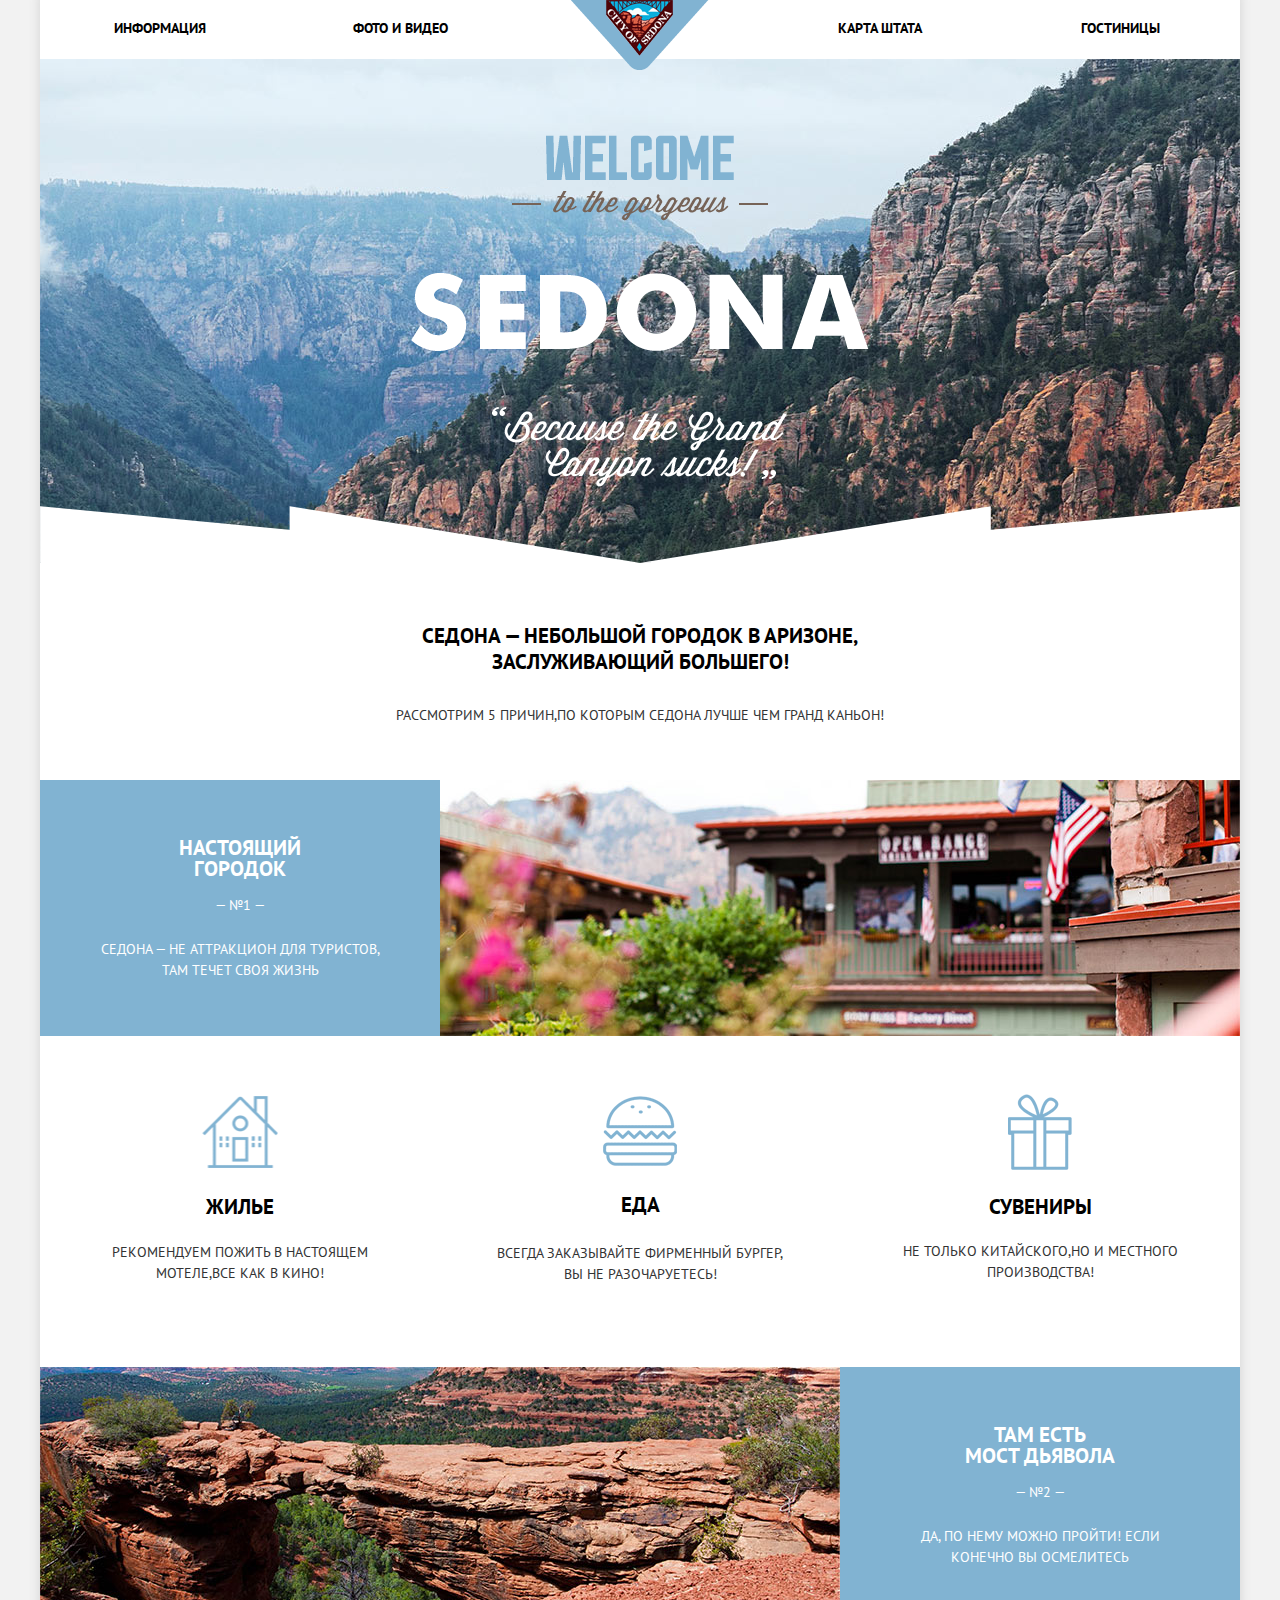
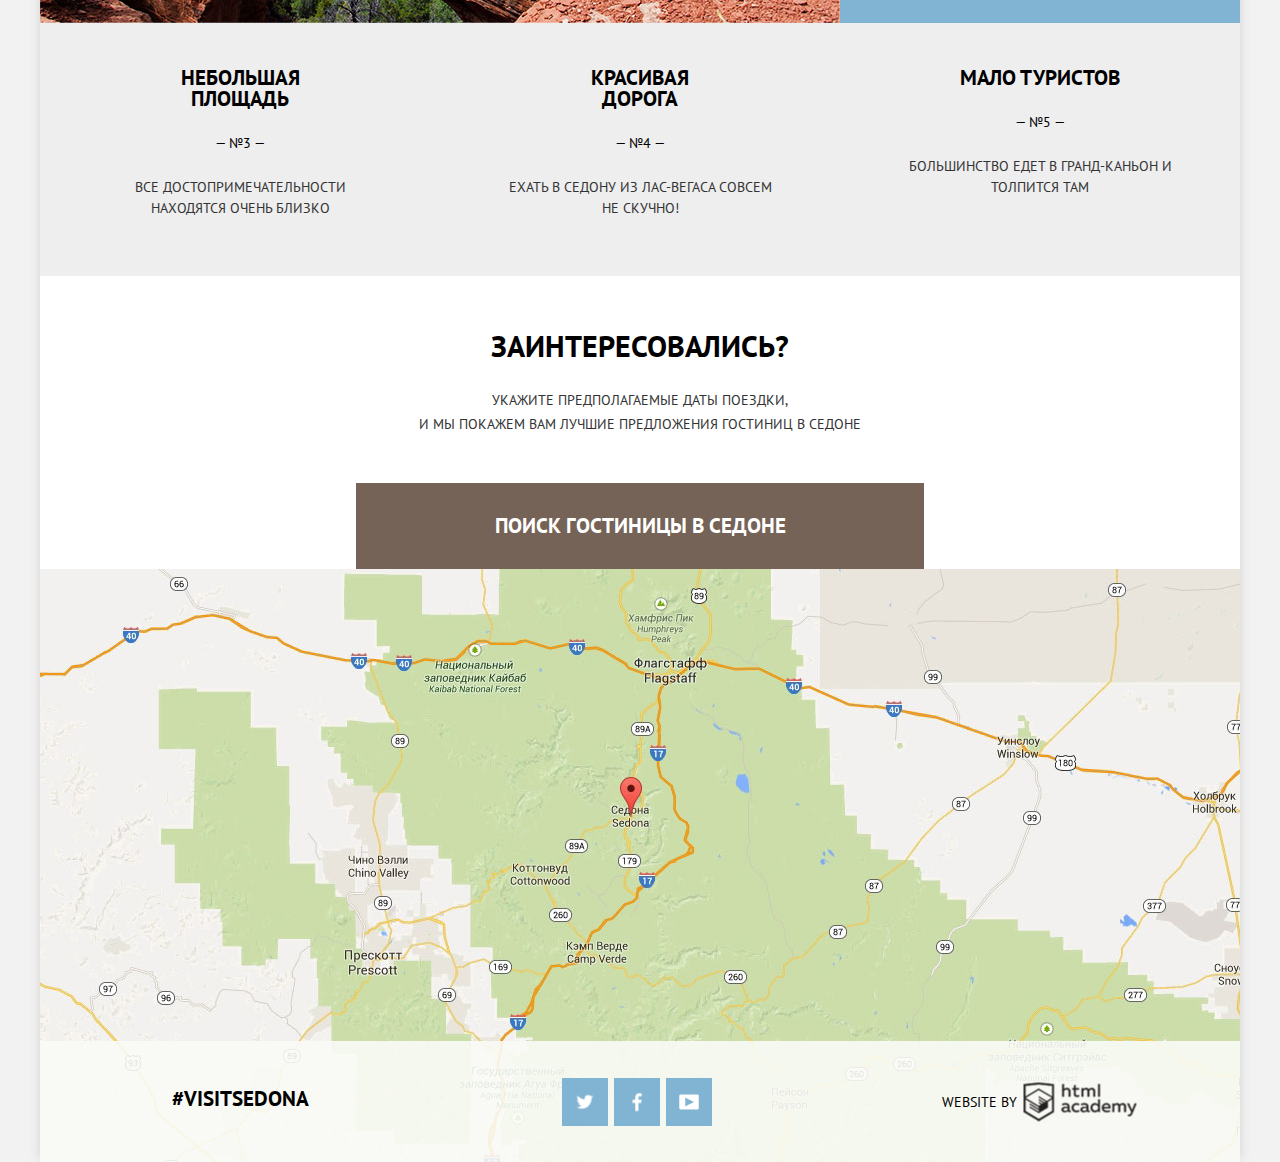
<file: index.html>
<!DOCTYPE html>
<html lang="ru">
  <head>
    <meta charset="utf-8">
    <title>HTML Academy: Седона</title>
    <link href="https://fonts.googleapis.com/css?family=PT+Sans:400,700&subset=cyrillic" rel="stylesheet">
    <link rel="stylesheet" href="css/normalize.css">
    <link rel="stylesheet" href="css/style.css">
  </head>
  <body>
    <div class="wrapper">
      <header class="main-header">
        <div class="logo">
          <a><img src="img/logo.png" alt="Sedona" width="138" height="70"></a>
        </div>
        <nav class="main-navigation">
          <ul class="navigation-list">
            <li class="navigation-item">
              <a href="#">Информация</a>
            </li>
            <li class="navigation-item">
              <a href="#">Фото и видео</a>
            </li>
            <li class="navigation-item">
              <a href="#">Карта штата</a>
            </li>
            <li class="navigation-item">
              <a href="hotel.html">Гостиницы</a>
            </li>
          </ul>
        </nav>
      </header>
      <main class="content">
        <div class="promo">
          <img src="img/promo-image.png" alt="Sedona" width="458" height="352">
        </div>
        <article>
          <header class="header-title">
            <h1 class="title">Седона — небольшой городок в Аризоне,
              заслуживающий большего!</h1>
            <p class="reason-description">Рассмотрим 5 причин,по которым Седона лучше чем Гранд Каньон!</p>
          </header>
          <div class="reason-row reason-row--blue">
            <div class="reason">
              <h2 class="reason-title">Настоящий городок</h2>
              <div class="reason-number">
                — №1 —
              </div>
              <p class="reason-description">Седона — не аттракцион для туристов, там течет своя жизнь</p>
            </div>
            <div class="reason-image">
              <img src="img/reason-image-1.jpg" alt="picture" width="800" height="256">
            </div>
          </div>
          <div class="reason-row-icon">
            <div class="reason-icon--house reason">
              <h2 class="reason-title">Жилье</h2>
              <p class="reason-description">Рекомендуем пожить в настоящем мотеле,все как в кино!</p>
            </div>
            <div class="reason-icon--food reason">
              <h2 class="reason-title">Еда</h2>
              <p class="reason-description">Всегда заказывайте фирменный бургер, вы не разочаруетесь!</p>
            </div>
            <div class="reason-icon--souvenirs reason">
              <h2 class="reason-title">Сувениры</h2>
              <p class="reason-description">Не только китайского,но и местного производства!</p>
            </div>
          </div>
          <div class="reason-row reason-row--blue">
            <div class="reason-image">
              <img src="img/reason-image-2.jpg" alt="picture" width="800" height="256">
            </div>
            <div class="reason">
              <h2 class="reason-title">Там есть<br> мост дьявола</h2>
              <div class="reason-number">
                — №2 —
              </div>
              <p class="reason-description">Да, по нему можно пройти! Если конечно вы осмелитесь</p>
            </div>
          </div>
          <div class="reason-row reason-row--grey">
            <div class="reason">
              <h2 class="reason-title">Небольшая площадь</h2>
              <div class="reason-number">
                — №3 —
              </div>
              <p class="reason-description">Все достопримечательности находятся очень близко</p>
            </div>
            <div class="reason">
              <h2 class="reason-title">Красивая дорога</h2>
              <div class="reason-number">
                — №4 —
              </div>
              <p class="reason-description">Ехать в Седону из Лас-Вегаса совсем не скучно!</p>
            </div>
            <div class="reason">
              <h2 class="reason-title">Мало туристов</h2>
              <div class="reason-number">
                — №5 —
              </div>
              <p class="reason-description">Большинство едет в Гранд-Каньон и толпится там</p>
            </div>
          </div>
        </article>
      </main>
        <div class="search">
          <h2 class="question">Заинтересовались?</h2>
          <p class="reason-description reason-date">Укажите предполагаемые даты поездки,<br> и мы покажем вам лучшие предложения гостиниц в Седоне</p>
          <a href="#" class="search-btn">Поиск гостиницы в Седоне</a>
        </div>
        <div class="map">
          <div class="form">
            <form action="#" method="post">
              <div class="form-line enter-data">
                <label for="datacheckin">Дата заезда:</label>
                <input type="text" name="datacheckin" id="datacheckin" value="24 АПРЕЛЯ 2016">
                <div class="calendar"></div>
              </div>
              <div class="form-line enter-data">
                <label for="datacheckout">Дата выезда:</label>
                <input type="text" name="datacheckout" id="datacheckout" value="4 ИЮЛЯ 2016">
                <div class="calendar"></div>
              </div>
              <div class="form-line">
                <div class="adult-data">
                  <label for="adult">Взрослые:</label>
                  <div class="data-numbers">
                    <button class="minus" type="button"></button>
                    <input type="text" name="adult" id="adult" value="2">
                    <button class="plus" type="button"></button>
                  </div>
                </div>
                <div class="child-data">
                  <label for="child">Дети:</label>
                  <div class="data-numbers">
                    <button class="minus" type="button"></button>
                    <input type="text" name="child" id="child" value="0">
                    <button class="plus" type="button"></button>
                  </div>
                </div>
              </div>
              <button class="btn-find" type="submit">Найти</button>
            </form>
          </div>
          <footer class="main-footer-index">
            <div class="footer-tag">
              <a href="#" class="hashtag">#Visitsedona</a>
            </div>
            <div class="footer-social">
              <a class="social-btn social-btn-tweet" href="#">твит</a>
              <a class="social-btn social-btn-fb" href="#">ФБ</a>
              <a class="social-btn social-btn-ytube" href="#">Ютуб</a>
            </div>
            <div class="footer-copyright">
              Website by
              <a class="btn-academy" href="https://htmlacademy.ru"></a>
            </div>
          </footer>
        </div>
      </div>
    <script src="js/script.js"></script>
    </body>
  </html>
</file>
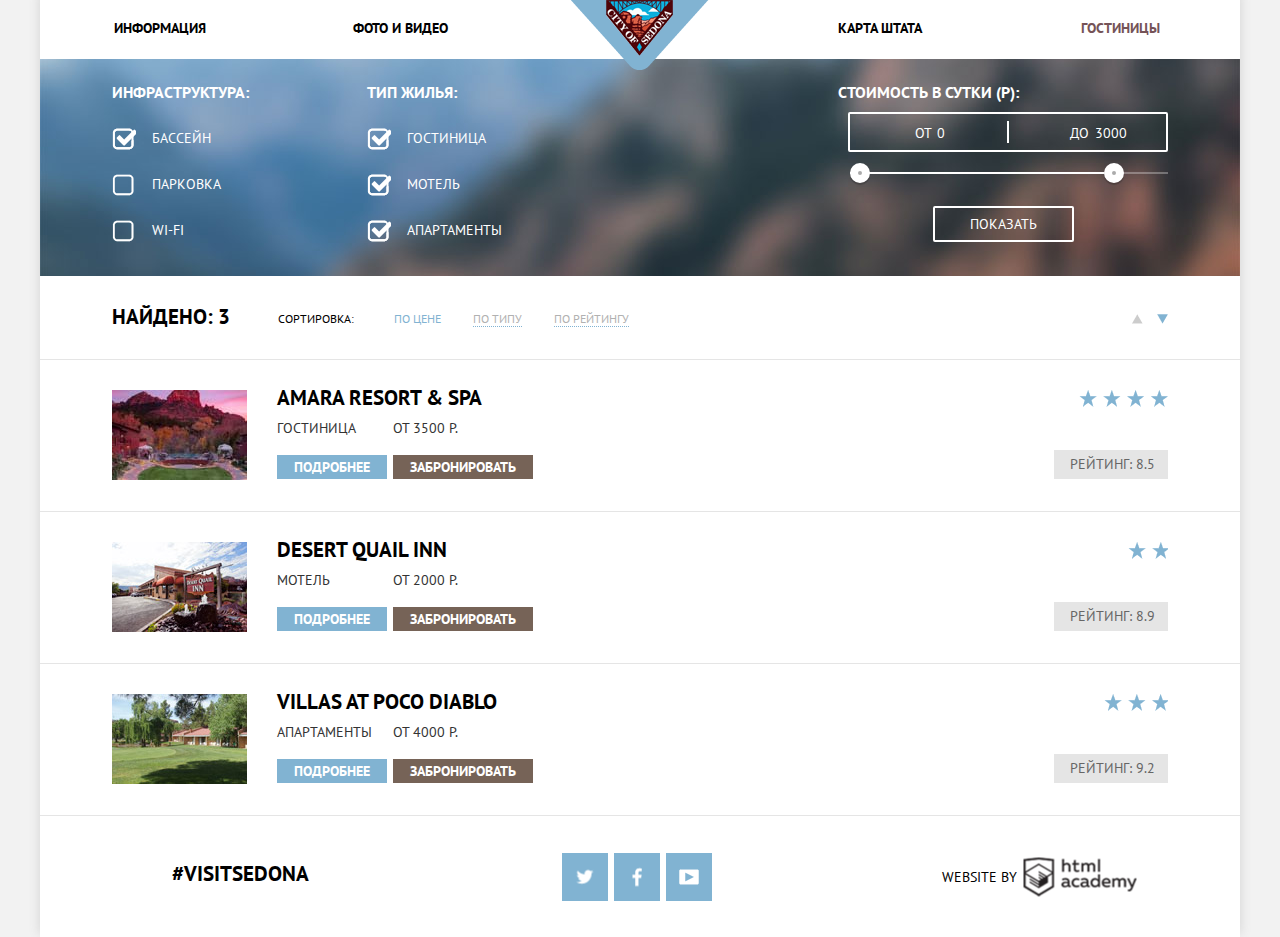
<file: hotel.html>
<!DOCTYPE html>
<html lang="ru">

<head>
  <meta charset="utf-8">
  <title>HTML Academy: Седона</title>
  <link href="https://fonts.googleapis.com/css?family=PT+Sans:400,700&subset=cyrillic" rel="stylesheet">
  <link rel="stylesheet" href="css/normalize.css">
  <link rel="stylesheet" href="css/style.css">
</head>

<body>
  <div class="wrapper">
    <header class="main-header">
      <div class="logo">
        <a href="index.html"><img src="img/logo.png" alt="Sedona" width="138" height="70"></a>
      </div>
      <nav class="main-navigation">
        <ul class="navigation-list">
          <li class="navigation-item">
            <a href="#">Информация</a>
          </li>
          <li class="navigation-item">
            <a href="#">Фото и видео</a>
          </li>
          <li class="navigation-item">
            <a href="#">Карта штата</a>
          </li>
          <li class="navigation-item">
            <a class="navigation-link">Гостиницы</a>
          </li>
        </ul>
      </nav>
    </header>
    <div class="filters-row clearfix">
      <form action="#" method="post">
        <div class="filters-options">
          <p class="filters-title">Инфраструктура:</p>
          <ul class="filters-list">
            <li class="filters-item">
              <input type="checkbox" name="pool" id="pool" checked>
              <label for="pool">Бассейн</label>
            </li>
            <li class="filters-item">
              <input type="checkbox" name="parking" id="parking">
              <label for="parking">Парковка</label>
            </li>
            <li class="filters-item">
              <input type="checkbox" name="wi-fi" id="wi-fi">
              <label for="wi-fi">Wi-Fi</label>
            </li>
          </ul>
        </div>
        <div class="filters-options">
          <p class="filters-title">Тип жилья:</p>
          <ul class="filters-list">
            <li class="filters-item">
              <input type="checkbox" name="hostel" id="hostel" checked>
              <label for="hostel">Гостиница</label>
            </li>
            <li class="filters-item">
              <input type="checkbox" name="hotel" id="hotel" checked>
              <label for="hotel">Мотель</label>
            </li>
            <li class="filters-item">
              <input type="checkbox" name="apartments" id="apartments" checked>
              <label for="apartments">Апартаменты</label>
            </li>
          </ul>
        </div>
        <div class="filter-range">
          <div class="filter-range-title">Стоимость в сутки (Р):</div>
          <div class="price-controls">
            <label class="min-price">от <input type="text" name="min-price" value="0"></label>
            <label class="max-price">до <input type="text" name="max-price" value="3000"></label>
          </div>
          <div class="range-controls">
            <div class="scale">
              <div class="bar"></div>
            </div>
            <div class="range-toggle range-toggle-min"></div>
            <div class="range-toggle range-toggle-max"></div>
          </div>
          <button class="btn-transparent" type="submit" name="show">Показать</button>
        </div>
      </form>
    </div>
    <div class="results-row">
      <div class="search-results">
        Найдено: 3
      </div>
      <div class="sort">
        Сортировка:
      </div>
      <ul class="sort-list">
        <li class="active"><a>По цене</a></li>
        <li class="sort-item"><a href="#">По типу</a></li>
        <li class="sort-item"><a href="#">По рейтингу</a></li>
      </ul>
      <div class="arrow">
        <a class="arrow-up" href="#"></a>
        <a class="arrow-down"></a>
      </div>
    </div>
    <section class="hotel clearfix">
      <div class="hotel-image">
        <img src="img/hotel-image-1.jpg" alt="Картинка отеля" width="135" height="90">
      </div>
      <div class="hotel-content clearfix">
        <a href="#" class="hotels-style">Amara resort & spa</a>
        <div class="details">
          <div class="hotel-description">
            Гостиница
          </div>
          <a href="#" class="btn-blue">Подробнее</a>
        </div>
        <div class="booking">
          <div class="hotel-description">
            от 3500 Р.
          </div>
          <a href="#" class="btn-brown">Забронировать</a>
        </div>
      </div>
      <div class="aside clearfix">
        <div class="stars four-stars"></div>
        <p class="rating">Рейтинг: 8.5</p>
      </div>
    </section>
    <section class="hotel clearfix">
      <div class="hotel-image">
        <img src="img/hotel-image-2.jpg" alt="Картинка отеля" width="135" height="90">
      </div>
      <div class="hotel-content">
        <a href="#" class="hotels-style">desert quail inn</a>
        <div class="details">
          <div class="hotel-description">
            Мотель
          </div>
          <a href="#" class="btn-blue">Подробнее</a>
        </div>
        <div class="booking">
          <div class="hotel-description">
            от 2000 Р.
          </div>
          <a href="#" class="btn-brown">Забронировать</a>
        </div>
      </div>
      <div class="aside">
        <div class="two-stars"></div>
        <p class="rating">Рейтинг: 8.9</p>
      </div>
    </section>
    <section class="hotel clearfix">
      <div class="hotel-image">
        <img src="img/hotel-image-3.jpg" alt="Картинка отеля" width="135" height="90">
      </div>
      <div class="hotel-content">
        <a href="#" class="hotels-style">villas at poco diablo</a>
        <div class="details">
          <div class="hotel-description">
            Апартаменты
          </div>
          <a href="#" class="btn-blue">Подробнее</a>
        </div>
        <div class="booking">
          <div class="hotel-description">
            от 4000 P.
          </div>
          <a href="#" class="btn-brown">Забронировать</a>
        </div>
      </div>
      <div class="aside">
        <div class="three-stars"></div>
        <p class="rating">Рейтинг: 9.2</p>
      </div>
    </section>
    <footer class="main-footer-hotel">
      <div class="footer-tag">
        <a href="#" class="hashtag">#Visitsedona</a>
      </div>
      <div class="footer-social">
        <a class="social-btn social-btn-tweet" href="#"></a>
        <a class="social-btn social-btn-fb" href="#"></a>
        <a class="social-btn social-btn-ytube" href="#"></a>
      </div>
      <div class="footer-copyright">
        Website by
        <a class="btn-academy" href="https://htmlacademy.ru"></a>
      </div>
    </footer>
  </div>
</body>

</html>
</file>
<file: css/style.css>
/* {
  outline: 1px solid red;
}*/

body {
  font-family: "PT sans", "Arial", sans-serif;
  font-size: 14px;
  line-height: 21px;
  color: #000000;
  text-transform: uppercase;
  background-color: #f2f2f2;
  background-size: 1220px;
}


/*В Р А П П Е Р*/

.wrapper {
  position: relative;
  width: 1200px;
  margin: 0 auto;
  background-color: #ffffff;
  box-shadow: 0 -5px 9px 2px #dbdbdb;
}


/* З А Г О Л О В К И */

.title {
  font-size: 21px;
  line-height: 26px;
}

.reason-title {
  font-size: 21px;
  line-height: 21px;
  padding: 0 60px;
}

.question {
  font-size: 30px;
  line-height: 24px;
}

.reason-description {
  font-size: 14px;
  line-height: 21px;
  color: #333333;
}

.header-title p {
  line-height: 26px;
}

.clearfix::after {
  content: "";
  display: table;
  clear: both;
}


/*H E A D E R*/

.main-header {
  position: relative;
  background-color: #ffffff;
}

.navigation-item a {
  font-size: 14px;
  color: #000000;
  text-decoration: none;
  line-height: 26px;
  font-weight: bold;
}

.navigation-item a:hover {
  color: #81b3d2;
}

.navigation-item a:active {
  color: #cacaca;
}

a.navigation-link {
  color: #755357;
  cursor: pointer;
}

a.navigation-link:hover {
  color: #604e43;
}

a.navigation-link:active {
  color: #dbd8b5;
}

.logo {
  position: absolute;
  transform: translateX(-50%);
  left: 50%;
  z-index: 1;
}

.main-navigation ul {
  padding: 0;
  margin: 0;
  list-style: none;
  font-size: 0;
}

li:nth-child(2) {
  margin-right: 20%;
}

.navigation-item {
  box-sizing: border-box;
  display: inline-block;
  text-align: center;
  width: 20%;
  vertical-align: top;
  padding: 15px 15px;
}


/*P R O M O*/

.promo {
  position: relative;
  background: #213442 url("../img/bg-photo-index.jpg") no-repeat;
  height: 428px;
  padding-top: 76px;
}

.promo img {
  display: block;
  margin: 0 auto;
  width: 458px;
  height: 352px;
}

.promo::after {
  position: absolute;
  content: "";
  background: url("../img/promo-down.png") no-repeat;
  height: 57px;
  width: 1200px;
  bottom: 0%;
  left: 50%;
  transform: translate(-50%);
}

article {
  text-align: center;
}

.header-title {
  display: inline-block;
  text-align: center;
  padding: 46px 320px 38px;
  vertical-align: top;
  background-color: #ffffff;
}

.title {
  margin-bottom: 27px;
}

.reason-row {
  font-size: 0;
}

.reason-row-icon {
  font-size: 0;
  background-color: #ffffff;
}

.reason-row--blue {
  overflow: hidden;
  height: 256px;
  color: #ffffff;
  background-color: #81b3d2;
}

.reason {
  box-sizing: border-box;
  display: inline-block;
  width: 400px;
  vertical-align: top;
  padding: 40px 48px;
}

.reason-number {
  margin-bottom: 24px;
  font-size: 14px;
  line-height: 19px;
}

.reason .reason-title {
  margin-bottom: 17px;
  font-size: 21px;
  line-height: 21px;
}

.reason-row--blue .reason-description {
  color: #ffffff;
}

.reason-row--grey {
  background-color: #eeeeee;
}

.reason-row--grey .reason {
  padding-top: 27px;
}

.reason-row--grey .reason-number {
  margin-top: 25px;
}

.reason-row--grey .reason {
  padding-left: 60px;
  padding-right: 60px;
  padding-bottom: 43px;
}

.reason .reason-description {
  font-size: 14px;
  line-height: 21px;
}

.reason-image {
  display: inline-block;
  vertical-align: top;
  margin: 0;
  padding: 0;
  height: 256px;
  width: 800px;
}

.reason-icon--house {
  position: relative;
  padding-bottom: 68px;
}

.reason-icon--house .reason-title {
  margin-top: 120px;
  margin-bottom: 25px;
}

.reason-icon--house::before {
  content: "";
  position: absolute;
  transform: translateX(-50%);
  left: 50%;
  top: 60px;
  width: 75px;
  height: 72px;
  background: url("../img/spritesheet.png") no-repeat;
  background-position: -1177px -5px;
}

.reason-icon--food .reason-title {
  margin-top: 118px;
  margin-bottom: 28px;
}

.reason-icon--food {
  position: relative;
  padding-bottom: 68px;
}

.reason-icon--food::before {
  content: "";
  position: absolute;
  left: 50%;
  top: 60px;
  transform: translateX(-50%);
  width: 74px;
  height: 70px;
  background: url("../img/spritesheet.png") no-repeat;
  background-position: -1093px -5px;
}

.reason-icon--souvenirs .reason-title {
  margin-top: 120px;
  margin-bottom: 24px;
}

.reason-icon--souvenirs {
  position: relative;
  padding-bottom: 68px;
}

.reason-icon--souvenirs::before {
  content: "";
  position: absolute;
  left: 50%;
  top: 58px;
  transform: translateX(-50%);
  width: 64px;
  height: 76px;
  background: url("../img/spritesheet.png") no-repeat;
  background-position: -1262px -5px;
}


/*S E A R C H*/

.search {
  text-align: center;
  padding-top: 33px;
  background-color: #ffffff;
}

.question {
  margin-bottom: 30px;
}

.search .reason-description {
  line-height: 24px;
}

.search-btn {
  border: 0;
  outline: 0;
  cursor: pointer;
  text-decoration: none;
  font-size: 21px;
  line-height: 26px;
  font-weight: bold;
  display: inline-block;
  text-align: center;
  vertical-align: middle;
  width: 568px;
  background-color: #766357;
  color: #ffffff;
  padding: 30px 0;
  margin-top: 33px;
}

.map {
  position: relative;
  background: #cbdda9 url("../img/map.jpg") no-repeat;
  width: 1200px;
  height: 593px;
}


/* Ф О Р М А*/

.form {
  display: none;
  box-sizing: border-box;
  position: absolute;
  width: 568px;
  height: 395px;
  background-color: #ffffff;
  transform: translateX(-50%);
  left: 50%;
  padding: 55px;
  font-size: 14px;
  line-height: 26px;
  font-weight: bold;
  top: 0;
}

.form-show {
  display: block;
}

.form-line {
  box-sizing: border-box;
  margin-bottom: 24px;
  text-align: left;
}

.form-line input[type=text] {
  border: none;
  outline: none;
  background-color: #f2f2f2;
  font-weight: inherit;
  width: 294px;
  float: right;
  padding: 8px 35px 8px 15px;
  margin-left: 18px;
  background-color: #f2f2f2;
}

.form-line input:hover {
  background-color: #ebebeb;
}

.form-line input:focus {
  background-color: #ffffff;
  border: 2px solid #e5e5e5;
  padding: 6px 33px 6px 13px;
}

.form-line label {
  padding: 8px 0px;
  display: inline-block;
  vertical-align: middle;
}

.data-numbers input[type=text] {
  border: none;
  outline: none;
  display: block;
  width: 8px;
  padding: 6px 15px;
  background-color: #f2f2f2;
}

.data-numbers input[type=text]:hover {
  background-color: #ebebeb;
}

.data-numbers input[type=text]:focus {
  background-color: #ffffff;
  border: 2px solid #e5e5e5;
  padding: 4px 13px;
}

.enter-data {
  position: relative;
}

.enter-data .calendar {
  position: absolute;
  content: "";
  cursor: pointer;
  right: 9px;
  top: 10px;
  width: 21px;
  height: 22px;
  background-image: url("../img/spritesheet.png");
  background-repeat: no-repeat;
  background-position: -593px -5px;
}

.calendar:hover {
  background-position: -273px -5px;
}

.calendar:active {
  background-position: -389px -5px;
}

.adult-data {
  width: 225px;
  float: left;
}

.child-data {
  width: 225px;
  float: right;
}

.data-numbers {
  margin-top: 2px;
  float: right;
}

.minus {
  position: relative;
  border: none;
  outline: none;
  width: 38px;
  height: 38px;
  float: left;
  background-color: #f2f2f2;
  cursor: pointer;
}

.minus::before {
  position: absolute;
  content: "";
  top: 17px;
  left: 15px;
  width: 12px;
  height: 3px;
  background-image: url("../img/spritesheet.png");
  background-repeat: no-repeat;
  background-position: -624px -5px;
}

.minus:hover::before {
  background-position: -304px -5px;
}

.minus:active::before {
  background-position: -420px -5px;
}

.data-numbers input[type=text] {
  float: left;
  margin: 0;
  height: 26px;
}

.plus {
  position: relative;
  border: none;
  outline: none;
  width: 38px;
  height: 38px;
  float: left;
  background-color: #f2f2f2;
  cursor: pointer;
}

.plus::before {
  position: absolute;
  content: "";
  left: 15px;
  top: 13px;
  width: 12px;
  height: 12px;
  background-image: url("../img/spritesheet.png");
  background-repeat: no-repeat;
  background-position: -646px -5px;
}

.plus:hover::before {
  background-position: -326px -5px;
}

.plus:active::before {
  background-position: -442px -5px;
}

.child-data label {
  margin-left: 50px;
}

.btn-find {
  display: inline-block;
  text-transform: inherit;
  border: none;
  outline: none;
  cursor: pointer;
  font-size: 21px;
  line-height: 26px;
  font-weight: bold;
  background-color: #81b3d2;
  text-align: center;
  vertical-align: middle;
  color: #ffffff;
  width: 458px;
  padding: 16px 0;
  margin-top: 55px;
}

.btn-find:hover {
  background-color: #669ec0;
}

.btn-find:active {
  background-color: #5496bd;
  color: #88b6d1;
}


/*F I L T E R S*/

.filters-row {
  height: 177px;
  background: url("../img/filter-background.jpg") no-repeat;
  padding: 23px 72px;
  color: #ffffff;
  font-weight: bold;
  font-size: 16px;
  line-height: 21px;
}

.filters-options {
  width: 160px;
  float: left;
  margin-right: 95px;
}

.filters-title {
  margin: 0;
  margin-bottom: 25px;
}

.filters-list {
  font-size: 14px;
  line-height: 21px;
  font-weight: normal;
  margin: 0;
  padding: 0;
  list-style: none;
}

input[type="checkbox"] {
  display: none;
}

input[type="checkbox"]+label {
  display: block;
  position: relative;
  margin: 25px 0;
  line-height: 21px;
  padding-left: 40px;
  cursor: pointer;
}

input[type="checkbox"]+label::before {
  content: "";
  position: absolute;
  top: 0;
  left: 0;
  width: 24px;
  height: 22px;
  background-image: url("../img/spritesheet.png");
  background-repeat: no-repeat;
  background-position: -463px -5px;
}

.filters-item input[type="checkbox"]:checked+label::after {
  content: "";
  position: absolute;
  top: 0;
  left: 0;
  width: 24px;
  height: 22px;
  background-image: url("../img/spritesheet.png");
  background-repeat: no-repeat;
  background-position: -495px -5px;
}

.filter-range {
  font-size: 14px;
  line-height: 21px;
  float: right;
  width: 330px;
  color: #ffffff;
  text-transform: uppercase;
  font-weight: normal;
}

.filter-range-title {
  font-weight: bold;
  margin-bottom: 9px;
  font-size: 16px;
  line-height: 21px;
}

.price-controls {
  position: relative;
  height: 36px;
  margin-bottom: 20px;
  border: 2px solid #ffffff;
  border-radius: 2px;
  font-size: 0;
  margin-left: 10px;
}

.price-controls::after {
  content: "";
  position: absolute;
  top: 50%;
  left: 50%;
  width: 2px;
  height: 22px;
  background: #ffffff;
  transform: translate(-50%, -50%);
}

.price-controls label {
  display: inline-block;
  font-size: 14px;
  line-height: 38px;
  vertical-align: top;
  cursor: pointer;
}

.price-controls .min-price, .price-controls .max-price {
  width: 90px;
  padding-left: 65px;
}

.price-controls input {
  font-size: 14px;
  line-height: 21px;
  color: inherit;
  width: 50px;
  margin: 0;
  background: none;
  border: none;
  outline: none;
}

.range-controls {
  position: relative;
  margin-bottom: 32px;
  margin-left: 12px;
}

.range-controls .scale {
  height: 2px;
  background: rgba(255, 255, 255, 0.3);
}

.range-controls .bar {
  width: 80%;
  height: 2px;
  background: #ffffff;
}

.range-toggle {
  position: absolute;
  top: -9px;
  width: 4px;
  height: 4px;
  background: #ababab;
  border: 8px solid #ffffff;
  border-radius: 50%;
  box-shadow: 0 2px 1px 0 rgba(0, 1, 1, 0.2);
  cursor: pointer;
}

.range-toggle-min {
  left: 0;
}

.range-toggle-max {
  left: 80%;
}

.range-toggle:hover {
  background: #1c4f80;
}

.btn-transparent {
  display: block;
  margin: 0 auto;
  padding: 6px 35px;
  font-size: 14px;
  line-height: 20px;
  color: #ffffff;
  text-transform: uppercase;
  background: transparent;
  border: 2px solid #ffffff;
  border-radius: 2px;
  outline: none;
  cursor: pointer;
}

.btn-transparent:hover {
  color: #000000;
  background: #ffffff;
}


/*Р Е З У Л Ь Т А Т Ы     П О И С К А*/

.results-row {
  font-size: 0;
  padding: 22px 72px;
  padding-bottom: 29px;
}

.search-results {
  font-size: 21px;
  font-weight: bold;
  line-height: 26px;
  display: inline-block;
  vertical-align: bottom;
  margin-right: 48px;
}

.sort {
  font-size: 12px;
  line-height: 18px;
  display: inline-block;
  vertical-align: bottom;
  margin-right: 40px;
  margin-bottom: 2px;
}

.sort-list {
  list-style: none;
  padding: 0;
  margin: 0;
  font-size: 12px;
  line-height: 18px;
  display: inline-block;
  vertical-align: bottom;
}

.sort-list li {
  display: inline-block;
  margin-right: 29px;
  vertical-align: middle;
  margin-bottom: 2px;
}

.sort-list a {
  vertical-align: bottom;
  text-decoration: none;
  color: #b1b1b1;
  border-bottom: 1px dotted #81b3d2;
}

.active a {
  color: #81b3d2;
  border-bottom: none;
}

.sort-item a:hover {
  color: #81b3d2;
}

.sort-item a:active {
  color: #000000;
  border: none;
}

.arrow {
  position: relative;
  float: right;
  width: 36px;
  height: 11px;
  margin-top: 10px;
}

.arrow-up {
  position: absolute;
  width: 11px;
  height: 10px;
  cursor: pointer;
  top: 0;
  left: 0;
  background-image: url("../img/spritesheet.png");
  background-repeat: no-repeat;
  background-position: -572px -5px;
}

.arrow-up:hover {
  width: 11px;
  height: 10px;
  background-position: -252px -5px;
}

.arrow-up:active {
  width: 11px;
  height: 10px;
  background-position: -368px -5px;
}

.arrow-down {
  position: absolute;
  width: 11px;
  height: 10px;
  cursor: pointer;
  margin-left: 12px;
  top: 0;
  right: 0;
  background-image: url("../img/spritesheet.png");
  background-repeat: no-repeat;
  background-position: -347px -5px;
}


/*О Т Е Л И*/

.hotel {
  font-size: 14px;
  line-height: 21px;
  color: #333333;
  text-transform: uppercase;
  border-top: 1px solid #e5e5e5;
  padding: 30px 72px;
}

.hotel:nth-child(3n) {
  border-bottom: 1px solid #e5e5e5;
}

.hotel-image img {
  float: left;
  width: 135px;
  height: 90px;
}

.hotel-content {
  float: left;
  margin-left: 30px;
  width: 700px;
}

.hotels-style {
  display: block;
  text-decoration: none;
  font-size: 21px;
  line-height: 26px;
  font-weight: bold;
  color: #000000;
  margin-bottom: 7px;
  margin-top: -5px;
}

.hotels-style:hover {
  color: #81b3d2;
}

.hotels-style:active {
  color: #cacaca;
}

.details {
  float: left;
  width: 110px;
}

.booking {
  margin-left: 6px;
  float: left;
  width: 142px;
}

.hotel-description {
  margin-bottom: 18px;
}

.btn-blue {
  font-size: 14px;
  line-height: 21px;
  text-decoration: none;
  border: none;
  outline: none;
  cursor: pointer;
  color: #ffffff;
  background-color: #81b3d2;
  padding: 3px 17px;
  font-weight: bold;
}

.btn-blue:hover {
  background: #669ec0;
}

.btn-blue:active {
  background: #5496bd;
  color: #88b6d1;
}

.btn-brown {
  font-size: 14px;
  line-height: 21px;
  text-decoration: none;
  border: none;
  outline: none;
  cursor: pointer;
  color: #ffffff;
  background-color: #766357;
  padding: 3px 17px;
  font-weight: bold;
}

.btn-brown:hover {
  background: #604e43;
}

.btn-brown:active {
  background: #503e33;
  color: #857871;
}

.aside {
  position: relative;
  text-align: center;
  float: right;
  padding-bottom: 2px;
}

.rating {
  margin: 0;
  width: 85px;
  padding: 4px 13px 4px 16px;
  margin-top: 60px;
  background-color: #e5e5e5;
  color: #666666;
}

.four-stars {
  position: absolute;
  width: 89px;
  height: 17px;
  top: 0;
  right: 0;
  background-image: url("../img/spritesheet.png");
  background-repeat: no-repeat;
  background-position: -132px -5px;
}

.three-stars {
  width: 64px;
  height: 17px;
  position: absolute;
  top: 0;
  right: 0;
  background-image: url("../img/spritesheet.png");
  background-repeat: no-repeat;
  background-position: -57px -5px;
}

.two-stars {
  position: absolute;
  width: 40px;
  height: 17px;
  top: 0;
  right: 0;
  background-image: url("../img/spritesheet.png");
  background-repeat: no-repeat;
  background-position: -5px -5px;
}


/* F O O T E R */

.main-footer-index {
  position: absolute;
  bottom: 0;
  font-size: 0;
  background: rgba(249, 251, 246, .9);
}

.main-footer-hotel {
  font-size: 0;
}

.footer-tag {
  display: inline-block;
  text-align: center;
  vertical-align: middle;
  width: 380px;
  padding: 45px 10px;
  text-decoration: none;
}

.footer-tag a {
  text-decoration: none;
  font-size: 21px;
  line-height: 26px;
  color: #000000;
  font-weight: bold;
}

.footer-social {
  display: inline-block;
  text-align: center;
  vertical-align: middle;
  width: 380px;
  padding: 36px 10px;
}

.footer-social .social-btn {
  position: relative;
  display: inline-block;
  vertical-align: middle;
  width: 46px;
  height: 48px;
  text-decoration: none;
  margin-right: 6px;
  background-color: #81b3d2;
}

.social-btn::before {
  content: "";
  position: absolute;
  top: 50%;
  left: 50%;
  transform: translate(-50%, -50%);
  background-image: url("../img/spritesheet.png");
  background-repeat: no-repeat;
}

.social-btn:hover {
  background-color: #669ec0;
}

.social-btn:active {
  background-color: #5496bd;
}

.social-btn-tweet::before {
  width: 17px;
  height: 15px;
  background-position: -1036px -5px;
}

.social-btn-tweet:active::before {
  opacity: 0.3;
}

.social-btn-fb::before {
  width: 10px;
  height: 19px;
  background-position: -531px -5px;
}

.social-btn-fb:active::before {
  opacity: 0.3;
}

.social-btn-ytube:active::before {
  opacity: 0.3;
}

.social-btn-ytube::before {
  width: 20px;
  height: 16px;
  background-position: -1063px -5px;
}

.footer-copyright {
  position: relative;
  display: inline-block;
  width: 288px;
  padding: 41px 0px;
  padding-left: 102px;
  padding-right: 10px;
  font-size: 14px;
  line-height: 26px;
  text-align: left;
  vertical-align: middle;
}

.footer-copyright .btn-academy {
  position: relative;
  display: inline-block;
  vertical-align: middle;
  position: absolute;
  left: 60%;
  top: 50%;
  transform: translate(-50%, -50%);
  background-image: url("../img/spritesheet.png");
  background-repeat: no-repeat;
  width: 113px;
  height: 39px;
  background-position: -667px -5px;
}

.btn-academy:hover {
  width: 113px;
  height: 39px;
  background-position: -790px -5px;
}

.btn-academy:active {
  width: 113px;
  height: 39px;
  background-position: -913px -5px;
}
</file>
